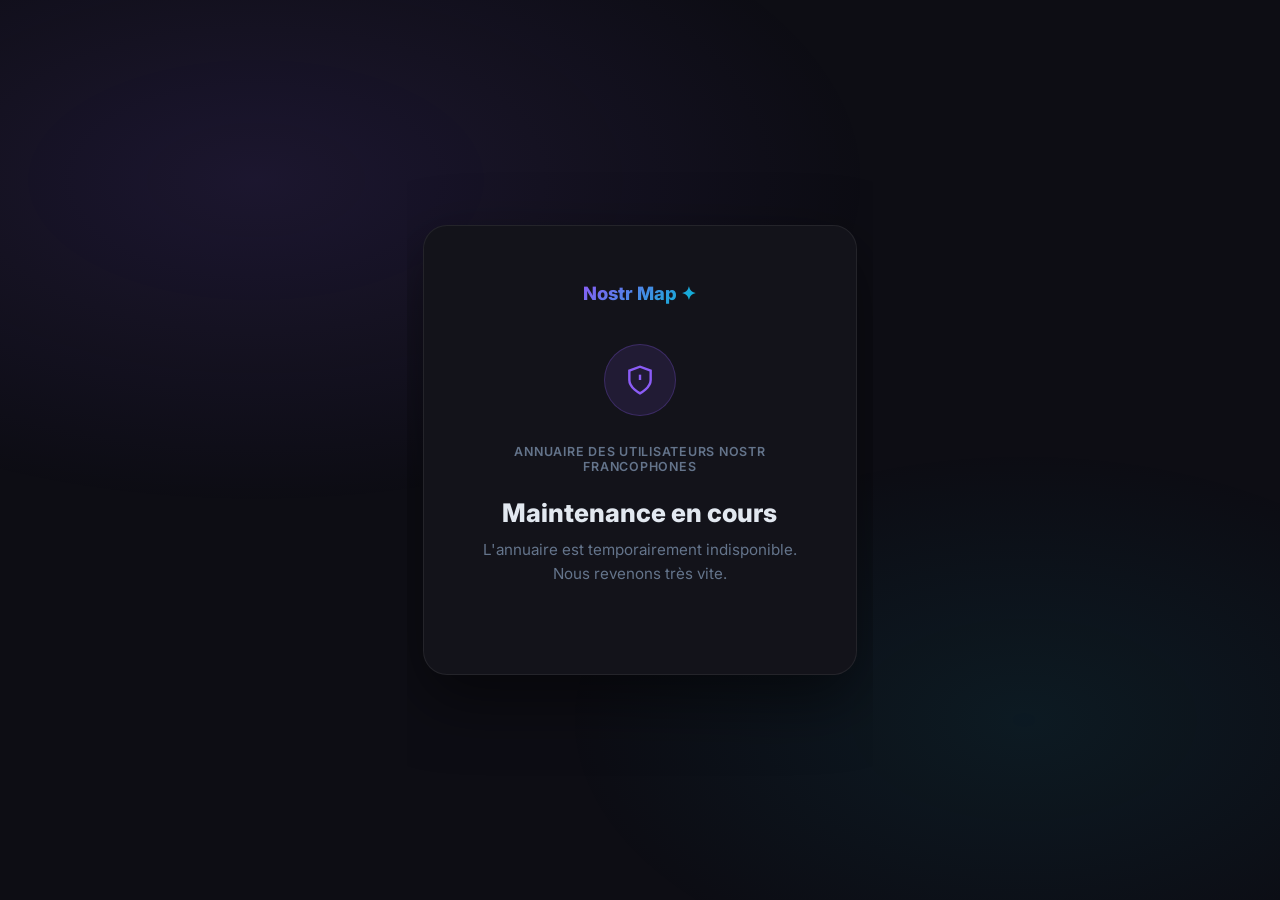
<file: public/maintenance.html>
<!DOCTYPE html>
<html lang="fr">
<head>
  <meta charset="UTF-8" />
  <meta name="viewport" content="width=device-width, initial-scale=1.0" />
  <meta name="description" content="Nostr Map est temporairement en maintenance. L'annuaire revient bientôt." />
  <title>Nostr Map — Maintenance</title>
  <meta name="robots" content="noindex, nofollow" />
  <link rel="icon" type="image/svg+xml" href="/favicon.svg" />
  <link rel="preconnect" href="https://fonts.googleapis.com" />
  <link rel="preconnect" href="https://fonts.gstatic.com" crossorigin />
  <link href="https://fonts.googleapis.com/css2?family=Inter:wght@400;600;700;800&display=swap" rel="stylesheet" />
  <style>
    *, *::before, *::after { box-sizing: border-box; margin: 0; padding: 0; }

    :root {
      --bg:       #0d0d14;
      --surface:  #13131a;
      --border:   rgba(255,255,255,.07);
      --text:     #e2e8f0;
      --muted:    #64748b;
      --primary:  #8b5cf6;
      --accent:   #06b6d4;
      --gradient: linear-gradient(135deg, #8b5cf6, #06b6d4);
    }

    html, body {
      height: 100%;
      background: var(--bg);
      color: var(--text);
      font-family: 'Inter', sans-serif;
      display: flex;
      align-items: center;
      justify-content: center;
      overflow: hidden;
    }

    /* Fond animé */
    body::before {
      content: '';
      position: fixed;
      inset: 0;
      background:
        radial-gradient(ellipse 80% 60% at 20% 20%, rgba(139,92,246,.12) 0%, transparent 60%),
        radial-gradient(ellipse 60% 50% at 80% 80%, rgba(6,182,212,.08) 0%, transparent 60%);
      pointer-events: none;
    }

    .card {
      position: relative;
      background: var(--surface);
      border: 1px solid var(--border);
      border-radius: 1.5rem;
      padding: 3.5rem 3rem;
      max-width: 480px;
      width: calc(100% - 2rem);
      text-align: center;
      box-shadow: 0 24px 64px rgba(0,0,0,.5);
      animation: fadeUp .6s ease both;
    }

    @keyframes fadeUp {
      from { opacity: 0; transform: translateY(20px); }
      to   { opacity: 1; transform: translateY(0); }
    }

    .logo {
      display: inline-flex;
      align-items: center;
      gap: .5rem;
      font-size: 1.15rem;
      font-weight: 800;
      background: var(--gradient);
      -webkit-background-clip: text;
      -webkit-text-fill-color: transparent;
      background-clip: text;
      margin-bottom: 2.5rem;
      text-decoration: none;
    }

    .icon-wrap {
      width: 72px;
      height: 72px;
      border-radius: 50%;
      background: rgba(139,92,246,.12);
      border: 1px solid rgba(139,92,246,.25);
      display: flex;
      align-items: center;
      justify-content: center;
      margin: 0 auto 1.75rem;
      animation: pulse 2.5s ease-in-out infinite;
    }

    @keyframes pulse {
      0%, 100% { box-shadow: 0 0 0 0 rgba(139,92,246,.3); }
      50%       { box-shadow: 0 0 0 12px rgba(139,92,246,0); }
    }

    .icon-wrap svg {
      color: var(--primary);
    }

    h1 {
      font-size: 1.6rem;
      font-weight: 800;
      margin-bottom: .6rem;
      line-height: 1.2;
    }

    .subtitle {
      color: var(--muted);
      font-size: .95rem;
      line-height: 1.6;
      margin-bottom: 2rem;
    }

.tagline {
      font-size: .78rem;
      font-weight: 600;
      letter-spacing: .06em;
      text-transform: uppercase;
      color: var(--muted);
      margin-bottom: 1.5rem;
    }
  </style>
</head>
<body>
  <div class="card">
    <div class="logo">Nostr Map ✦</div>

    <div class="icon-wrap">
      <svg width="32" height="32" viewBox="0 0 24 24" fill="none" stroke="currentColor" stroke-width="1.8">
        <path d="M12 22s8-4 8-10V5l-8-3-8 3v7c0 6 8 10 8 10z"/>
        <line x1="12" y1="8" x2="12" y2="12"/>
        <line x1="12" y1="16" x2="12.01" y2="16"/>
      </svg>
    </div>

    <p class="tagline">Annuaire des utilisateurs Nostr francophones</p>

    <h1>Maintenance en cours</h1>
    <p class="subtitle">
      L'annuaire est temporairement indisponible.<br>
      Nous revenons très vite.
    </p>
  </div>
</body>
</html>
</file>
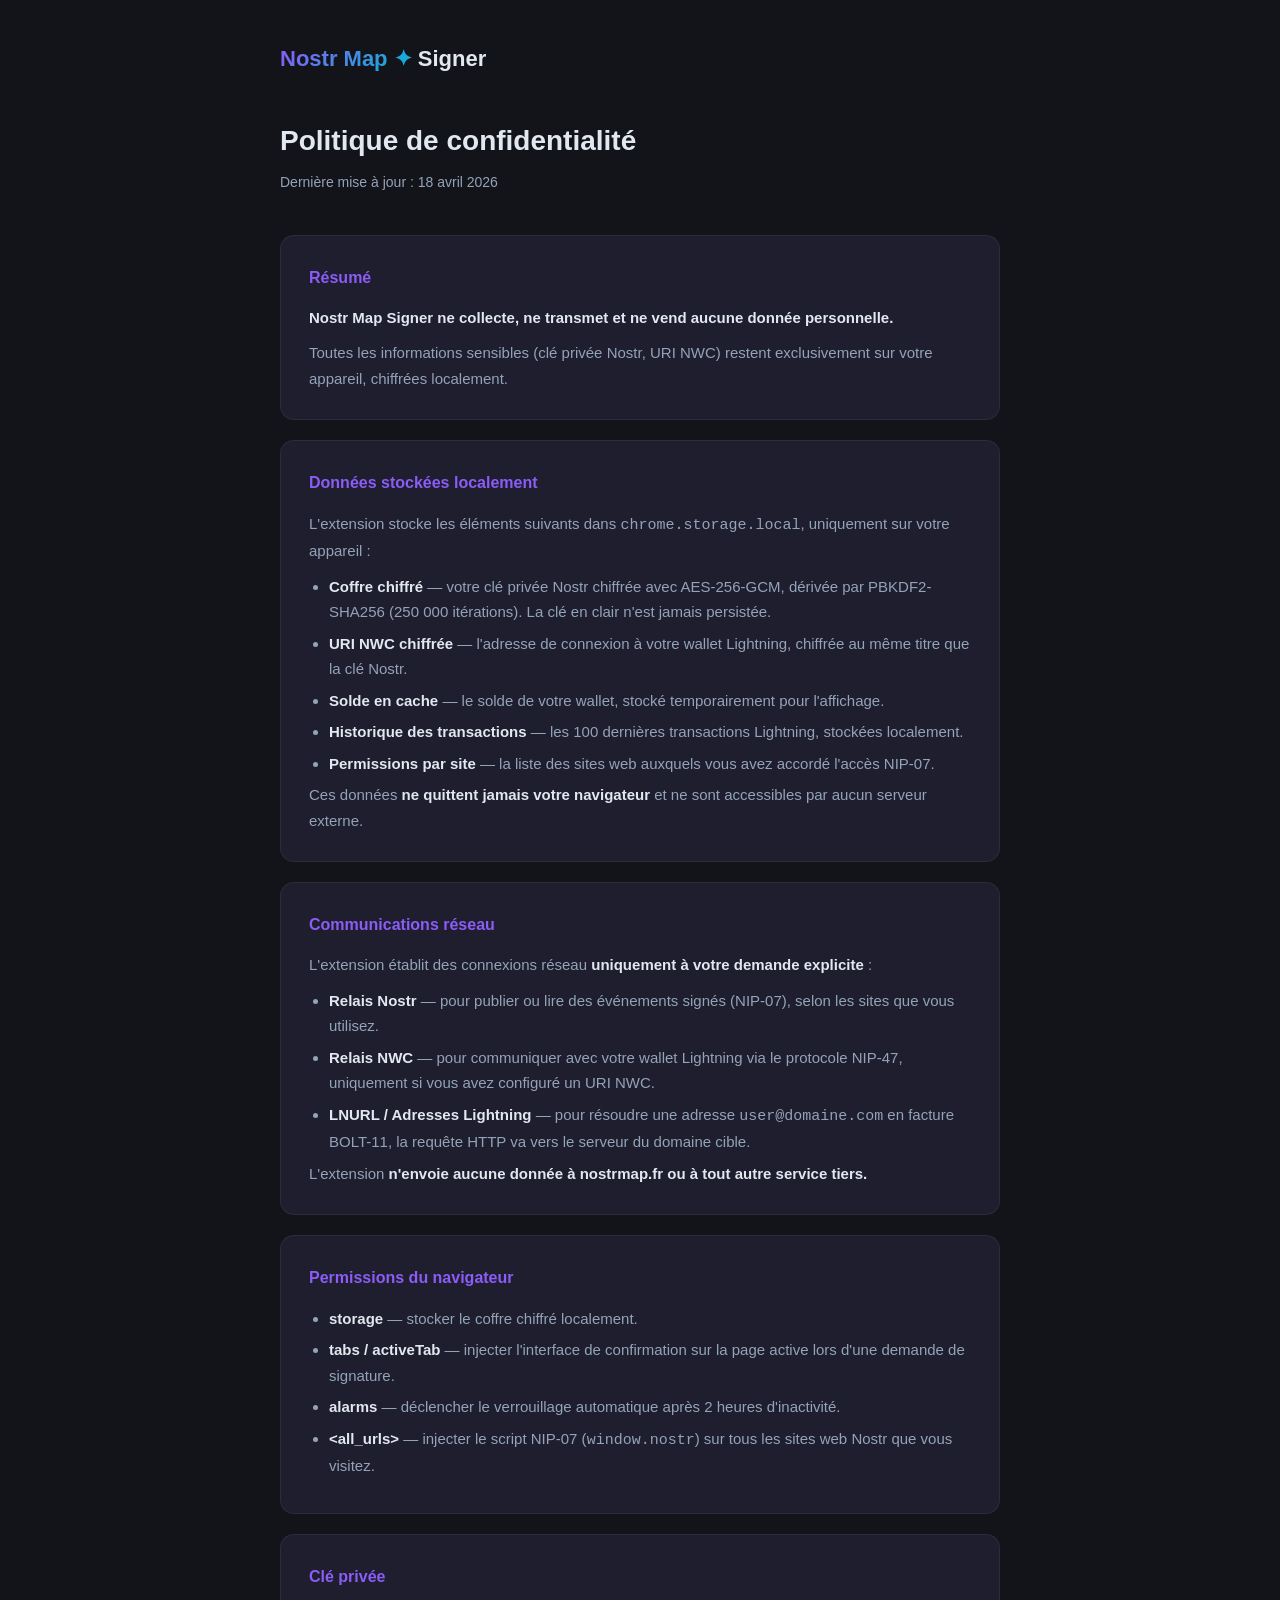
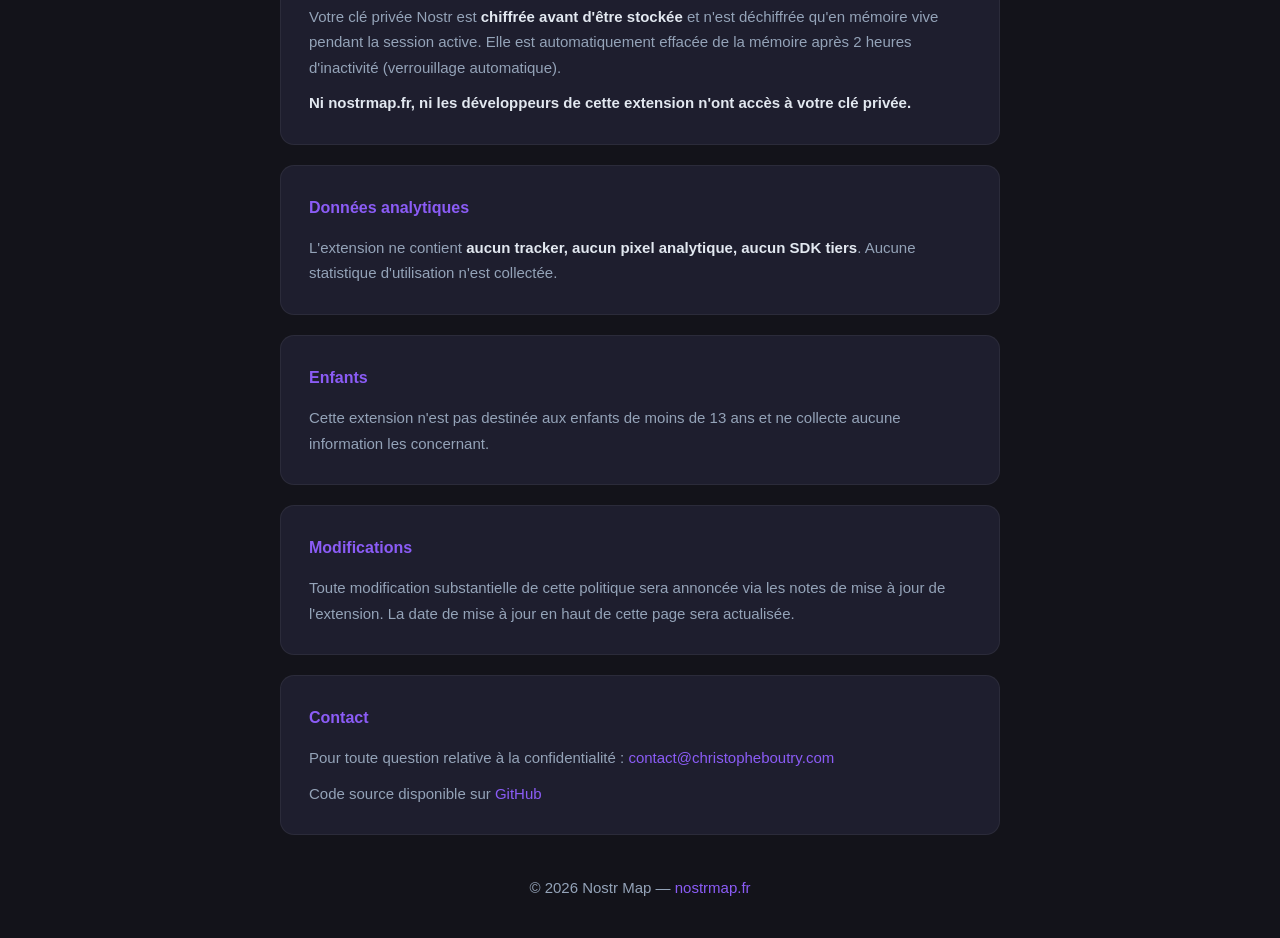
<file: public/privacy-nostr-map-extension.html>
<!DOCTYPE html>
<html lang="fr">
<head>
  <meta charset="UTF-8"/>
  <meta name="viewport" content="width=device-width, initial-scale=1.0"/>
  <meta name="description" content="Politique de confidentialité de Nostr Map Signer : stockage local, permissions navigateur, données traitées et fonctionnement de l'extension."/>
  <title>Confidentialité — Nostr Map Signer</title>
  <meta name="robots" content="index, follow"/>
  <meta property="og:type"        content="website"/>
  <meta property="og:url"         content="https://nostrmap.fr/privacy-nostr-map-extension"/>
  <meta property="og:title"       content="Confidentialité — Nostr Map Signer"/>
  <meta property="og:description" content="Politique de confidentialité de l'extension Nostr Map Signer."/>
  <meta property="og:image"       content="https://nostrmap.fr/og-image.php?title=Nostr+Map+Signer&sub=Politique+de+confidentialit%C3%A9"/>
  <meta property="og:image:width" content="1200"/>
  <meta property="og:image:height"content="630"/>
  <meta property="og:site_name"   content="Nostr Map"/>
  <meta property="og:locale"      content="fr_FR"/>
  <meta name="twitter:card"       content="summary_large_image"/>
  <meta name="twitter:title"      content="Confidentialité — Nostr Map Signer"/>
  <meta name="twitter:description"content="Politique de confidentialité de l'extension Nostr Map Signer."/>
  <meta name="twitter:image"      content="https://nostrmap.fr/og-image.php?title=Nostr+Map+Signer&sub=Politique+de+confidentialit%C3%A9"/>
  <link rel="canonical"           href="https://nostrmap.fr/privacy-nostr-map-extension"/>
  <style>
    :root { --bg: #13131a; --text: #e2e8f0; --muted: #94a3b8; --accent: #8b5cf6; --card: #1e1e2e; }
    * { box-sizing: border-box; margin: 0; padding: 0; }
    body { background: var(--bg); color: var(--text); font-family: -apple-system, BlinkMacSystemFont, "Segoe UI", sans-serif; line-height: 1.7; padding: 40px 20px; }
    .wrap { max-width: 720px; margin: 0 auto; }
    header { display: flex; align-items: center; gap: 14px; margin-bottom: 40px; }
    .brand { font-size: 22px; font-weight: 800; }
    .grad { background: linear-gradient(135deg, #8b5cf6, #06b6d4); -webkit-background-clip: text; -webkit-text-fill-color: transparent; background-clip: text; }
    h1 { font-size: 28px; font-weight: 800; margin-bottom: 6px; }
    .date { color: var(--muted); font-size: 14px; margin-bottom: 40px; }
    section { background: var(--card); border-radius: 14px; padding: 28px; margin-bottom: 20px; border: 1px solid rgba(255,255,255,.06); }
    h2 { font-size: 16px; font-weight: 700; color: var(--accent); margin-bottom: 14px; }
    p { color: var(--muted); margin-bottom: 10px; font-size: 15px; }
    p:last-child { margin-bottom: 0; }
    ul { color: var(--muted); font-size: 15px; padding-left: 20px; }
    li { margin-bottom: 6px; }
    strong { color: var(--text); }
    a { color: var(--accent); text-decoration: none; }
    a:hover { text-decoration: underline; }
    footer { text-align: center; color: var(--muted); font-size: 13px; margin-top: 40px; }
  </style>
</head>
<body>
<div class="wrap">

  <header>
    <div class="brand"><span class="grad">Nostr Map ✦</span> Signer</div>
  </header>

  <h1>Politique de confidentialité</h1>
  <p class="date">Dernière mise à jour : 18 avril 2026</p>

  <section>
    <h2>Résumé</h2>
    <p><strong>Nostr Map Signer ne collecte, ne transmet et ne vend aucune donnée personnelle.</strong></p>
    <p>Toutes les informations sensibles (clé privée Nostr, URI NWC) restent exclusivement sur votre appareil, chiffrées localement.</p>
  </section>

  <section>
    <h2>Données stockées localement</h2>
    <p>L'extension stocke les éléments suivants dans <code>chrome.storage.local</code>, uniquement sur votre appareil :</p>
    <ul>
      <li><strong>Coffre chiffré</strong> — votre clé privée Nostr chiffrée avec AES-256-GCM, dérivée par PBKDF2-SHA256 (250 000 itérations). La clé en clair n'est jamais persistée.</li>
      <li><strong>URI NWC chiffrée</strong> — l'adresse de connexion à votre wallet Lightning, chiffrée au même titre que la clé Nostr.</li>
      <li><strong>Solde en cache</strong> — le solde de votre wallet, stocké temporairement pour l'affichage.</li>
      <li><strong>Historique des transactions</strong> — les 100 dernières transactions Lightning, stockées localement.</li>
      <li><strong>Permissions par site</strong> — la liste des sites web auxquels vous avez accordé l'accès NIP-07.</li>
    </ul>
    <p>Ces données <strong>ne quittent jamais votre navigateur</strong> et ne sont accessibles par aucun serveur externe.</p>
  </section>

  <section>
    <h2>Communications réseau</h2>
    <p>L'extension établit des connexions réseau <strong>uniquement à votre demande explicite</strong> :</p>
    <ul>
      <li><strong>Relais Nostr</strong> — pour publier ou lire des événements signés (NIP-07), selon les sites que vous utilisez.</li>
      <li><strong>Relais NWC</strong> — pour communiquer avec votre wallet Lightning via le protocole NIP-47, uniquement si vous avez configuré un URI NWC.</li>
      <li><strong>LNURL / Adresses Lightning</strong> — pour résoudre une adresse <code>user@domaine.com</code> en facture BOLT-11, la requête HTTP va vers le serveur du domaine cible.</li>
    </ul>
    <p>L'extension <strong>n'envoie aucune donnée à nostrmap.fr ou à tout autre service tiers.</strong></p>
  </section>

  <section>
    <h2>Permissions du navigateur</h2>
    <ul>
      <li><strong>storage</strong> — stocker le coffre chiffré localement.</li>
      <li><strong>tabs / activeTab</strong> — injecter l'interface de confirmation sur la page active lors d'une demande de signature.</li>
      <li><strong>alarms</strong> — déclencher le verrouillage automatique après 2 heures d'inactivité.</li>
      <li><strong>&lt;all_urls&gt;</strong> — injecter le script NIP-07 (<code>window.nostr</code>) sur tous les sites web Nostr que vous visitez.</li>
    </ul>
  </section>

  <section>
    <h2>Clé privée</h2>
    <p>Votre clé privée Nostr est <strong>chiffrée avant d'être stockée</strong> et n'est déchiffrée qu'en mémoire vive pendant la session active. Elle est automatiquement effacée de la mémoire après 2 heures d'inactivité (verrouillage automatique).</p>
    <p><strong>Ni nostrmap.fr, ni les développeurs de cette extension n'ont accès à votre clé privée.</strong></p>
  </section>

  <section>
    <h2>Données analytiques</h2>
    <p>L'extension ne contient <strong>aucun tracker, aucun pixel analytique, aucun SDK tiers</strong>. Aucune statistique d'utilisation n'est collectée.</p>
  </section>

  <section>
    <h2>Enfants</h2>
    <p>Cette extension n'est pas destinée aux enfants de moins de 13 ans et ne collecte aucune information les concernant.</p>
  </section>

  <section>
    <h2>Modifications</h2>
    <p>Toute modification substantielle de cette politique sera annoncée via les notes de mise à jour de l'extension. La date de mise à jour en haut de cette page sera actualisée.</p>
  </section>

  <section>
    <h2>Contact</h2>
    <p>Pour toute question relative à la confidentialité : <a href="mailto:contact@christopheboutry.com">contact@christopheboutry.com</a></p>
    <p>Code source disponible sur <a href="https://github.com/CedHaurus/Nostr-Map" target="_blank" rel="noreferrer">GitHub</a></p>
  </section>

</div>
<footer>
  <p>© 2026 Nostr Map — <a href="https://nostrmap.fr">nostrmap.fr</a></p>
</footer>
</body>
</html>
</file>
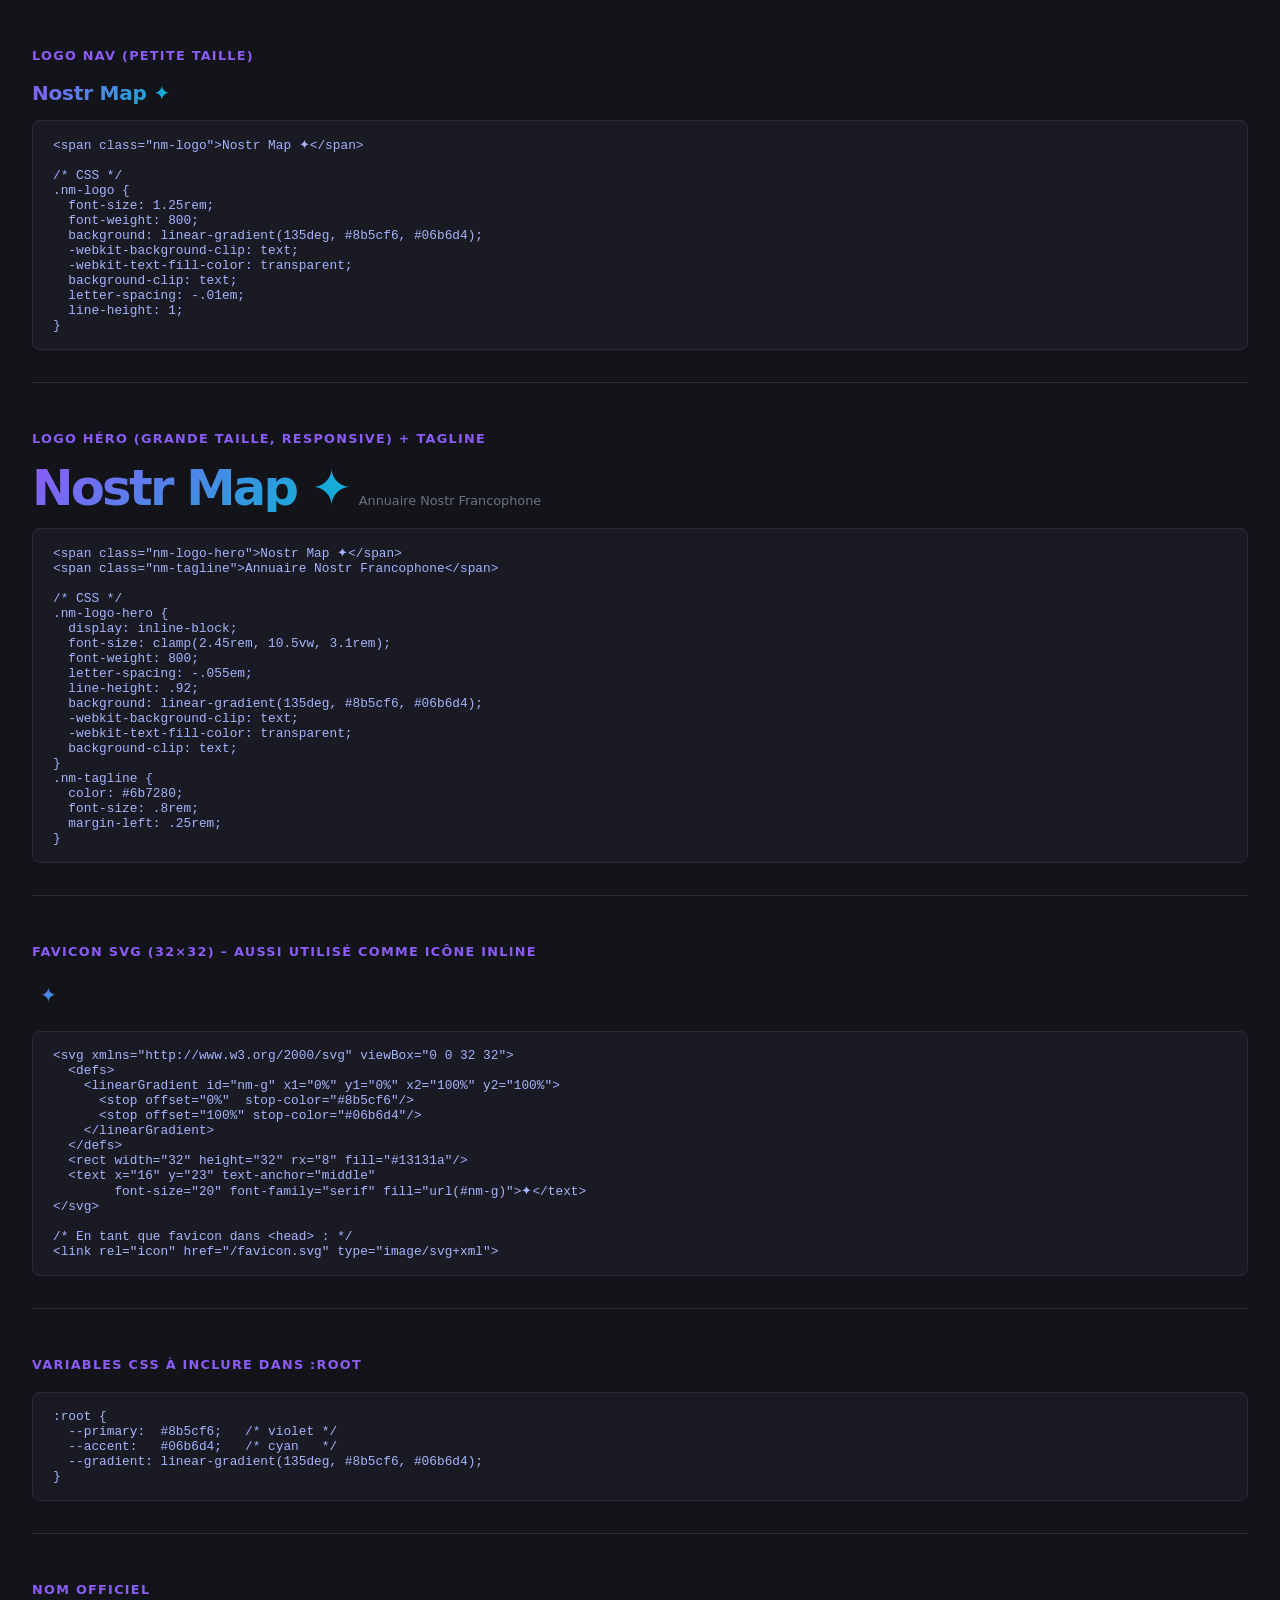
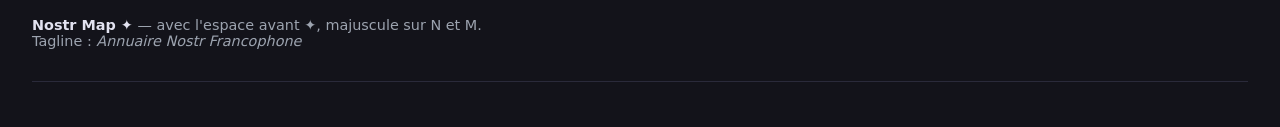
<file: public/assets/nostrmap-brand.html>
<!DOCTYPE html>
<!--
  nostrmap-brand.html
  Référence complète pour reproduire le nom et le logo de Nostr Map ailleurs.
  Copiez le bloc <style> + le bloc HTML qui vous convient, c'est tout.
-->
<html lang="fr">
<head>
  <meta charset="UTF-8">
  <title>Nostr Map – Kit identité visuelle</title>
  <style>
    body {
      margin: 0;
      background: #13131a;
      color: #e2e2f0;
      font-family: system-ui, -apple-system, 'Segoe UI', sans-serif;
      display: flex;
      flex-direction: column;
      gap: 3rem;
      padding: 3rem 2rem;
    }
    section { border-bottom: 1px solid #2a2a3a; padding-bottom: 2rem; }
    h2 { color: #8b5cf6; font-size: .8rem; text-transform: uppercase; letter-spacing: .1em; margin: 0 0 1.25rem; }
    pre {
      background: #1a1a24;
      border: 1px solid #2a2a3a;
      border-radius: 8px;
      padding: 1rem 1.25rem;
      font-size: .8rem;
      overflow-x: auto;
      white-space: pre;
      color: #a5b4fc;
      margin: 1rem 0 0;
    }

    /* ═══════════════════════════════════════════════════════
       VARIABLES – coller dans :root de votre feuille CSS
       ═══════════════════════════════════════════════════════ */
    :root {
      --primary:  #8b5cf6;   /* violet */
      --accent:   #06b6d4;   /* cyan   */
      --gradient: linear-gradient(135deg, #8b5cf6, #06b6d4);
    }

    /* ═══════════════════════════════════════════════════════
       LOGO – variante nav (petite, 1.25 rem)
       ═══════════════════════════════════════════════════════ */
    .nm-logo {
      font-size: 1.25rem;
      font-weight: 800;
      background: var(--gradient);
      -webkit-background-clip: text;
      -webkit-text-fill-color: transparent;
      background-clip: text;
      letter-spacing: -.01em;
      line-height: 1;
    }

    /* ═══════════════════════════════════════════════════════
       LOGO – variante héro (grande, responsive)
       ═══════════════════════════════════════════════════════ */
    .nm-logo-hero {
      display: inline-block;
      font-size: clamp(2.45rem, 10.5vw, 3.1rem);
      font-weight: 800;
      letter-spacing: -.055em;
      line-height: .92;
      background: var(--gradient);
      -webkit-background-clip: text;
      -webkit-text-fill-color: transparent;
      background-clip: text;
    }

    /* ═══════════════════════════════════════════════════════
       TAGLINE – sous le logo héro
       ═══════════════════════════════════════════════════════ */
    .nm-tagline {
      color: #6b7280;
      font-size: .8rem;
      margin-left: .25rem;
    }

    /* ═══════════════════════════════════════════════════════
       FAVICON inline SVG (32×32)
       ═══════════════════════════════════════════════════════ */
    .nm-favicon-preview {
      width: 32px;
      height: 32px;
    }
  </style>
</head>
<body>

  <!-- ─── APERÇU ──────────────────────────────────────────── -->

  <section>
    <h2>Logo nav (petite taille)</h2>
    <span class="nm-logo">Nostr Map ✦</span>
    <pre>&lt;span class="nm-logo"&gt;Nostr Map ✦&lt;/span&gt;

/* CSS */
.nm-logo {
  font-size: 1.25rem;
  font-weight: 800;
  background: linear-gradient(135deg, #8b5cf6, #06b6d4);
  -webkit-background-clip: text;
  -webkit-text-fill-color: transparent;
  background-clip: text;
  letter-spacing: -.01em;
  line-height: 1;
}</pre>
  </section>

  <section>
    <h2>Logo héro (grande taille, responsive) + tagline</h2>
    <div>
      <span class="nm-logo-hero">Nostr Map ✦</span>
      <span class="nm-tagline">Annuaire Nostr Francophone</span>
    </div>
    <pre>&lt;span class="nm-logo-hero"&gt;Nostr Map ✦&lt;/span&gt;
&lt;span class="nm-tagline"&gt;Annuaire Nostr Francophone&lt;/span&gt;

/* CSS */
.nm-logo-hero {
  display: inline-block;
  font-size: clamp(2.45rem, 10.5vw, 3.1rem);
  font-weight: 800;
  letter-spacing: -.055em;
  line-height: .92;
  background: linear-gradient(135deg, #8b5cf6, #06b6d4);
  -webkit-background-clip: text;
  -webkit-text-fill-color: transparent;
  background-clip: text;
}
.nm-tagline {
  color: #6b7280;
  font-size: .8rem;
  margin-left: .25rem;
}</pre>
  </section>

  <section>
    <h2>Favicon SVG (32×32) – aussi utilisé comme icône inline</h2>
    <svg class="nm-favicon-preview" xmlns="http://www.w3.org/2000/svg" viewBox="0 0 32 32">
      <defs>
        <linearGradient id="nm-g" x1="0%" y1="0%" x2="100%" y2="100%">
          <stop offset="0%" stop-color="#8b5cf6"/>
          <stop offset="100%" stop-color="#06b6d4"/>
        </linearGradient>
      </defs>
      <rect width="32" height="32" rx="8" fill="#13131a"/>
      <text x="16" y="23" text-anchor="middle" font-size="20" font-family="serif" fill="url(#nm-g)">✦</text>
    </svg>
    <pre>&lt;svg xmlns="http://www.w3.org/2000/svg" viewBox="0 0 32 32"&gt;
  &lt;defs&gt;
    &lt;linearGradient id="nm-g" x1="0%" y1="0%" x2="100%" y2="100%"&gt;
      &lt;stop offset="0%"  stop-color="#8b5cf6"/&gt;
      &lt;stop offset="100%" stop-color="#06b6d4"/&gt;
    &lt;/linearGradient&gt;
  &lt;/defs&gt;
  &lt;rect width="32" height="32" rx="8" fill="#13131a"/&gt;
  &lt;text x="16" y="23" text-anchor="middle"
        font-size="20" font-family="serif" fill="url(#nm-g)"&gt;✦&lt;/text&gt;
&lt;/svg&gt;

/* En tant que favicon dans &lt;head&gt; : */
&lt;link rel="icon" href="/favicon.svg" type="image/svg+xml"&gt;</pre>
  </section>

  <section>
    <h2>Variables CSS à inclure dans :root</h2>
    <pre>:root {
  --primary:  #8b5cf6;   /* violet */
  --accent:   #06b6d4;   /* cyan   */
  --gradient: linear-gradient(135deg, #8b5cf6, #06b6d4);
}</pre>
  </section>

  <section>
    <h2>Nom officiel</h2>
    <p style="margin:0;font-size:.9rem;color:#9ca3af;">
      <strong style="color:#e2e2f0;">Nostr Map ✦</strong> — avec l'espace avant ✦, majuscule sur N et M.<br>
      Tagline : <em>Annuaire Nostr Francophone</em>
    </p>
  </section>

</body>
</html>
</file>
